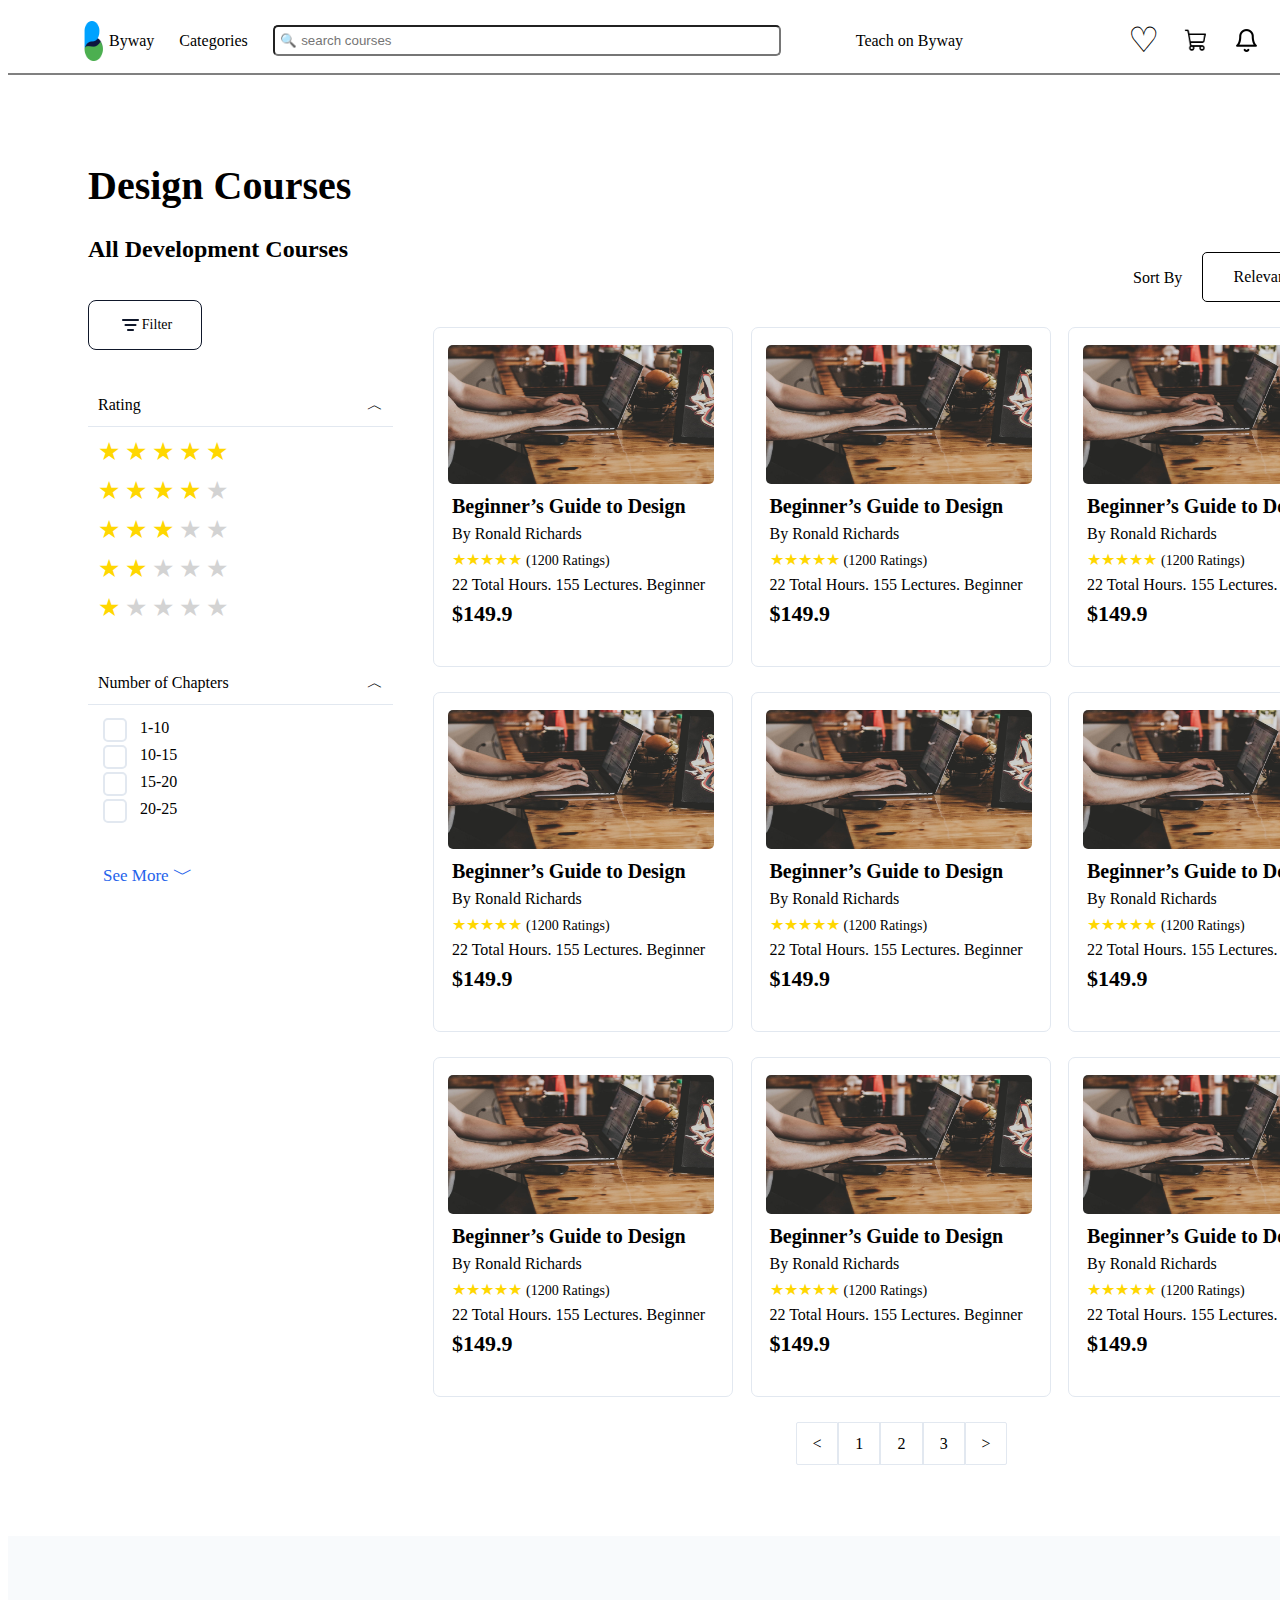
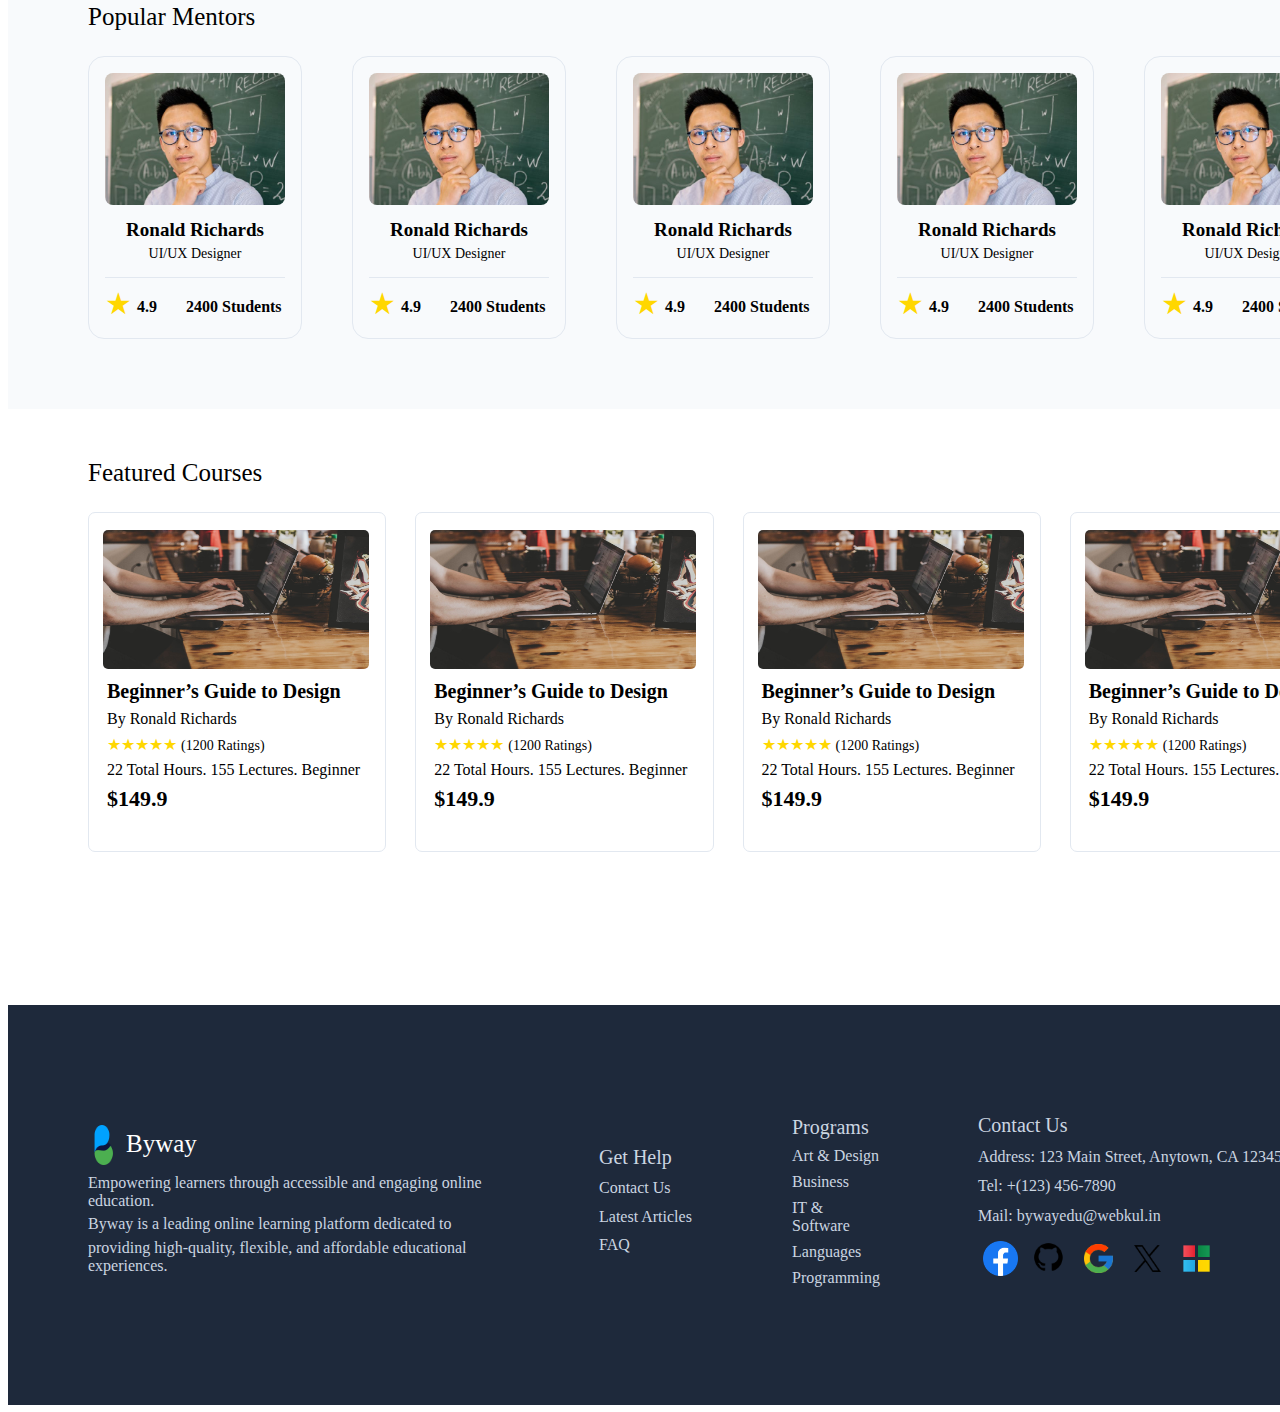
<file: category-page.html>
<!DOCTYPE html>
<html lang="en">
<head>
    <meta charset="UTF-8">
    <meta name="viewport" content="width=device-width, initial-scale=1.0">
    <title>category-page</title>
    <link rel="stylesheet" href="category-page.css">
</head>
<body>
  <div class="container">
        <div class="start">
        <div class="div-1">
        <div class="element"><img src="img/logo.jpeg" class="logo" > Byway </div>
        <div class="element">Categories</div>
        <div class="element"><input type="text" placeholder=" 🔍 search courses"></div>
        <div style="margin-left: 50px;">Teach on Byway</div>
        <div class="div-2">
        <div style="font-size: 35px;">♡</div>
        <div class="tr"><img src="img/shopping.png" style="width:25px; height:25px"></div>
        <div class="tr"><img src="img/bell.png" style="width:25px; height:25px"></div>
        <div id="first-letter" class="tr" style="width: 35px; height: 35px; background-color: #334155; border-radius: 25px; font-size: 20px; color: white; justify-content: center; align-items: center;">J</div>
        </div>
        </div>
        </div>


      <div class="design-courses">
        <div class="left">
            <h1 style="font-size: 40px;">Design Courses</h1>
            <h3 style="font-size: 24px;">All Development Courses</h3>
            <div class="filter"><img src="img/sami xazi.png" style="width: 24px; height: 24px;">Filter</div>
            <div class="rating">
            <div class="rating-header">
                <span>Rating</span>
                <span id="toggle-icon">︿</span>
            </div>
            <div class="rating-content" id="rating-content">
            <div class="stars" data-rating="5" onclick="selectRating(5)">
                <span class="star">★</span><span class="star">★</span><span class="star">★</span><span class="star">★</span><span class="star">★</span>
            </div>
            <div class="stars" data-rating="4" onclick="selectRating(4)">
                <span class="star">★</span><span class="star">★</span><span class="star">★</span><span class="star">★</span><span class="star gray">★</span>
            </div>
            <div class="stars" data-rating="3" onclick="selectRating(3)">
                <span class="star">★</span><span class="star">★</span><span class="star">★</span><span class="star gray">★</span><span class="star gray">★</span>
            </div>
            <div class="stars" data-rating="2" onclick="selectRating(2)">
                <span class="star">★</span><span class="star">★</span><span class="star gray">★</span><span class="star gray">★</span><span class="star gray">★</span>
            </div>
            <div class="stars" data-rating="1" onclick="selectRating(1)">
                <span class="star">★</span><span class="star gray">★</span><span class="star gray">★</span><span class="star gray">★</span><span class="star gray">★</span>
                </div>
            </div>
        </div>     


        <div class="numberofchapters">
            <div class="numberofchapters-header">
                <span>Number of Chapters</span>
                <span id="toggle-icon-chapters">︿</span>
            </div>
            <div class="numberofchapters-content">
                <div style="display: flex; align-items: center; gap: 10px;">
                    <input type="radio" name="chapters" id="checkbox-1-10">
                    <label for="checkbox-1-10">1-10</label>
                </div>
                <div style="display: flex; align-items: center; gap: 10px;">
                    <input type="radio" name="chapters" id="checkbox-10-15">
                    <label for="checkbox-10-15">10-15</label>
                </div>
                <div style="display: flex; align-items: center; gap: 10px;">
                    <input type="radio" name="chapters" id="checkbox-15-20">
                    <label for="checkbox-15-20">15-20</label>
                </div>
                <div style="display: flex; align-items: center; gap: 10px;">
                    <input type="radio" name="chapters" id="checkbox-20-25">
                    <label for="checkbox-20-25">20-25</label>
                </div>
            </div>
        </div>
        
        
        
        <div class="seemore">
            <div class="seemore-text">
                <span>See More</span>
                <span class="toggle-icon">﹀</span>
            </div>
        </div>
        <div class="more-content">
            <div class="seemore-header">
                <span>Price</span>
                <span class="toggle-icon">︿</span>
            </div>
            <div class="seemore-header">
                <span>Category</span>
                <span class="toggle-icon">︿</span>
            </div>
        </div>
        
        </div>
        


        <div class="right">
            <div class="top">
                <div class="sortby" style="font-size: 16px;">Sort By</div>
                <div class="relevance">Relevance ﹀</div>
            </div>
            




            <div class="courses">
                <div class="kursebi">
                    <div class="inside">
                        <div><img src="img/bichi kompiutertan.jpeg"></div>
                        <div style="margin-top: 7px; margin-left: 4px; font-size: 20px; font-weight: bold ;">Beginner’s Guide to Design</div>
                        <div style="margin-top: 7px; margin-left: 4px; font-size: 16px;">By Ronald Richards</div>
                        <div style="margin-top: 7px; margin-left: 4px;">
                            <span style="width: 22px; height: 22px; color: gold;">★★★★★</span> 
                            <span style="font-size: 14px;">(1200 Ratings)</span>
                        </div>
                        <div style="margin-top: 7px; margin-left: 4px; font-size: 16px;">22 Total Hours. 155 Lectures. Beginner</div>
                        <div style="margin-top: 7px; margin-left: 4px; font-size: 22px; font-weight: bold;">$149.9</div>
                    </div>
                </div>
                <div class="kursebi"><div class="inside">
                    <div><img src="img/bichi kompiutertan.jpeg"></div>
                    <div style="margin-top: 7px; margin-left: 4px; font-size: 20px; font-weight: bold ;">Beginner’s Guide to Design</div>
                    <div style="margin-top: 7px; margin-left: 4px; font-size: 16px;">By Ronald Richards</div>
                    <div style="margin-top: 7px; margin-left: 4px;">
                        <span style="width: 22px; height: 22px; color: gold;">★★★★★</span> 
                        <span style="font-size: 14px;">(1200 Ratings)</span>
                    </div>
                    <div style="margin-top: 7px; margin-left: 4px; font-size: 16px;">22 Total Hours. 155 Lectures. Beginner</div>
                    <div style="margin-top: 7px; margin-left: 4px; font-size: 22px; font-weight: bold;">$149.9</div>
                </div>
            </div>
                <div class="kursebi"><div class="inside">
                    <div><img src="img/bichi kompiutertan.jpeg"></div>
                    <div style="margin-top: 7px; margin-left: 4px; font-size: 20px; font-weight: bold ;">Beginner’s Guide to Design</div>
                    <div style="margin-top: 7px; margin-left: 4px; font-size: 16px;">By Ronald Richards</div>
                    <div style="margin-top: 7px; margin-left: 4px;">
                        <span style="width: 22px; height: 22px; color: gold;">★★★★★</span> 
                        <span style="font-size: 14px;">(1200 Ratings)</span>
                    </div>
                    <div style="margin-top: 7px; margin-left: 4px; font-size: 16px;">22 Total Hours. 155 Lectures. Beginner</div>
                    <div style="margin-top: 7px; margin-left: 4px; font-size: 22px; font-weight: bold;">$149.9</div>
                </div>
            </div>
                <div class="kursebi"><div class="inside">
                    <div><img src="img/bichi kompiutertan.jpeg"></div>
                    <div style="margin-top: 7px; margin-left: 4px; font-size: 20px; font-weight: bold ;">Beginner’s Guide to Design</div>
                    <div style="margin-top: 7px; margin-left: 4px; font-size: 16px;">By Ronald Richards</div>
                    <div style="margin-top: 7px; margin-left: 4px;">
                        <span style="width: 22px; height: 22px; color: gold;">★★★★★</span> 
                        <span style="font-size: 14px;">(1200 Ratings)</span>
                    </div>
                    <div style="margin-top: 7px; margin-left: 4px; font-size: 16px;">22 Total Hours. 155 Lectures. Beginner</div>
                    <div style="margin-top: 7px; margin-left: 4px; font-size: 22px; font-weight: bold;">$149.9</div>
                </div>
            </div>
                <div class="kursebi"><div class="inside">
                    <div><img src="img/bichi kompiutertan.jpeg"></div>
                    <div style="margin-top: 7px; margin-left: 4px; font-size: 20px; font-weight: bold ;">Beginner’s Guide to Design</div>
                    <div style="margin-top: 7px; margin-left: 4px; font-size: 16px;">By Ronald Richards</div>
                    <div style="margin-top: 7px; margin-left: 4px;">
                        <span style="width: 22px; height: 22px; color: gold;">★★★★★</span> 
                        <span style="font-size: 14px;">(1200 Ratings)</span>
                    </div>
                    <div style="margin-top: 7px; margin-left: 4px; font-size: 16px;">22 Total Hours. 155 Lectures. Beginner</div>
                    <div style="margin-top: 7px; margin-left: 4px; font-size: 22px; font-weight: bold;">$149.9</div>
                </div>
            </div>
                <div class="kursebi"><div class="inside">
                    <div><img src="img/bichi kompiutertan.jpeg"></div>
                    <div style="margin-top: 7px; margin-left: 4px; font-size: 20px; font-weight: bold ;">Beginner’s Guide to Design</div>
                    <div style="margin-top: 7px; margin-left: 4px; font-size: 16px;">By Ronald Richards</div>
                    <div style="margin-top: 7px; margin-left: 4px;">
                        <span style="width: 22px; height: 22px; color: gold;">★★★★★</span> 
                        <span style="font-size: 14px;">(1200 Ratings)</span>
                    </div>
                    <div style="margin-top: 7px; margin-left: 4px; font-size: 16px;">22 Total Hours. 155 Lectures. Beginner</div>
                    <div style="margin-top: 7px; margin-left: 4px; font-size: 22px; font-weight: bold;">$149.9</div>
                </div>
            </div>
                <div class="kursebi"><div class="inside">
                    <div><img src="img/bichi kompiutertan.jpeg"></div>
                    <div style="margin-top: 7px; margin-left: 4px; font-size: 20px; font-weight: bold ;">Beginner’s Guide to Design</div>
                    <div style="margin-top: 7px; margin-left: 4px; font-size: 16px;">By Ronald Richards</div>
                    <div style="margin-top: 7px; margin-left: 4px;">
                        <span style="width: 22px; height: 22px; color: gold;">★★★★★</span> 
                        <span style="font-size: 14px;">(1200 Ratings)</span>
                    </div>
                    <div style="margin-top: 7px; margin-left: 4px; font-size: 16px;">22 Total Hours. 155 Lectures. Beginner</div>
                    <div style="margin-top: 7px; margin-left: 4px; font-size: 22px; font-weight: bold;">$149.9</div>
                </div>
            </div>
                <div class="kursebi"><div class="inside">
                    <div><img src="img/bichi kompiutertan.jpeg"></div>
                    <div style="margin-top: 7px; margin-left: 4px; font-size: 20px; font-weight: bold ;">Beginner’s Guide to Design</div>
                    <div style="margin-top: 7px; margin-left: 4px; font-size: 16px;">By Ronald Richards</div>
                    <div style="margin-top: 7px; margin-left: 4px;">
                        <span style="width: 22px; height: 22px; color: gold;">★★★★★</span> 
                        <span style="font-size: 14px;">(1200 Ratings)</span>
                    </div>
                    <div style="margin-top: 7px; margin-left: 4px; font-size: 16px;">22 Total Hours. 155 Lectures. Beginner</div>
                    <div style="margin-top: 7px; margin-left: 4px; font-size: 22px; font-weight: bold;">$149.9</div>
                </div>
            </div>
                <div class="kursebi"><div class="inside">
                    <div><img src="img/bichi kompiutertan.jpeg"></div>
                    <div style="margin-top: 7px; margin-left: 4px; font-size: 20px; font-weight: bold ;">Beginner’s Guide to Design</div>
                    <div style="margin-top: 7px; margin-left: 4px; font-size: 16px;">By Ronald Richards</div>
                    <div style="margin-top: 7px; margin-left: 4px;">
                        <span style="width: 22px; height: 22px; color: gold;">★★★★★</span> 
                        <span style="font-size: 14px;">(1200 Ratings)</span>
                    </div>
                    <div style="margin-top: 7px; margin-left: 4px; font-size: 16px;">22 Total Hours. 155 Lectures. Beginner</div>
                    <div style="margin-top: 7px; margin-left: 4px; font-size: 22px; font-weight: bold;">$149.9</div>
                </div>
            </div>
            </div>

            <div class="pagechanger">
                <div style="border-top-left-radius: 2px; border-bottom-left-radius: 2px;"><</div>
                <div>1</div>
                <div>2</div>
                <div>3</div>
                <div style="border-top-right-radius: 2px; border-bottom-right-radius: 2px;">></div>
            </div>
        </div>  <!-- right-ის div -->
    </div> <!-- Design COurses-ის div -->

        <div class="popularmentors">
            <div class="mentors">
                <div class="mentorstext">Popular Mentors</div>
                <div class="mentorsdiv">
                <div class="flex">
                    <div class="info">
                        <img src="img/ronald richards.png">
                        <div style="margin-top: 10px;
                        display: flex; justify-content: center; align-items: center; font-weight: bold; font-size: 19px;">Ronald Richards</div>
                        <div style="font-size: 14px; display: flex; justify-content: center; align-items: center; margin-top: 5px;">UI/UX Designer</div>
                        <div style="margin-top: 15px;">
                            <hr style="border: none; border-top: 1px solid #E2E8F0; width: 180px;">
                        </div>
                        <div style="display: flex; align-items: center;">
                            <div style="color: gold; font-size: 30px;">★</div>
                            <div style="margin-left: 5px; font-weight:600; margin-top: 7px;">4.9</div>
                            <div style="margin-left: 29px; font-weight:600; margin-top: 7px;">2400 Students</div>
                        </div>
                    </div>
                </div>
                <div class="flex">
                    <div class="info">
                        <img src="img/ronald richards.png">
                        <div style="margin-top: 10px;
                        display: flex; justify-content: center; align-items: center; font-weight: bold; font-size: 19px;">Ronald Richards</div>
                        <div style="font-size: 14px; display: flex; justify-content: center; align-items: center; margin-top: 5px;">UI/UX Designer</div>
                        <div style="margin-top: 15px;">
                            <hr style="border: none; border-top: 1px solid #E2E8F0; width: 180px;">
                        </div>
                        <div style="display: flex; align-items: center;">
                            <div style="color: gold; font-size: 30px;">★</div>
                            <div style="margin-left: 5px; font-weight:600; margin-top: 7px;">4.9</div>
                            <div style="margin-left: 29px; font-weight:600; margin-top: 7px;">2400 Students</div>
                        </div>
                    </div>
                </div>
                <div class="flex">
                    <div class="info">
                        <img src="img/ronald richards.png">
                        <div style="margin-top: 10px;
                        display: flex; justify-content: center; align-items: center; font-weight: bold; font-size: 19px;">Ronald Richards</div>
                        <div style="font-size: 14px; display: flex; justify-content: center; align-items: center; margin-top: 5px;">UI/UX Designer</div>
                        <div style="margin-top: 15px;">
                            <hr style="border: none; border-top: 1px solid #E2E8F0; width: 180px;">
                        </div>
                        <div style="display: flex; align-items: center;">
                            <div style="color: gold; font-size: 30px;">★</div>
                            <div style="margin-left: 5px; font-weight:600; margin-top: 7px;">4.9</div>
                            <div style="margin-left: 29px; font-weight:600; margin-top: 7px;">2400 Students</div>
                        </div>
                    </div>
                </div>
                <div class="flex">
                    <div class="info">
                        <img src="img/ronald richards.png">
                        <div style="margin-top: 10px;
                        display: flex; justify-content: center; align-items: center; font-weight: bold; font-size: 19px;">Ronald Richards</div>
                        <div style="font-size: 14px; display: flex; justify-content: center; align-items: center; margin-top: 5px;">UI/UX Designer</div>
                        <div style="margin-top: 15px;">
                            <hr style="border: none; border-top: 1px solid #E2E8F0; width: 180px;">
                        </div>
                        <div style="display: flex; align-items: center;">
                            <div style="color: gold; font-size: 30px;">★</div>
                            <div style="margin-left: 5px; font-weight:600; margin-top: 7px;">4.9</div>
                            <div style="margin-left: 29px; font-weight:600; margin-top: 7px;">2400 Students</div>
                        </div>
                    </div>
                </div>
                <div class="flex">
                    <div class="info">
                        <img src="img/ronald richards.png">
                        <div style="margin-top: 10px;
                        display: flex; justify-content: center; align-items: center; font-weight: bold; font-size: 19px;">Ronald Richards</div>
                        <div style="font-size: 14px; display: flex; justify-content: center; align-items: center; margin-top: 5px;">UI/UX Designer</div>
                        <div style="margin-top: 15px;">
                            <hr style="border: none; border-top: 1px solid #E2E8F0; width: 180px;">
                        </div>
                        <div style="display: flex; align-items: center;">
                            <div style="color: gold; font-size: 30px;">★</div>
                            <div style="margin-left: 5px; font-weight:600; margin-top: 7px;">4.9</div>
                            <div style="margin-left: 29px; font-weight:600; margin-top: 7px;">2400 Students</div>
                        </div>
                    </div>
                </div>
                </div>
            </div>
        </div> <!-- popularmentors-ის div -->





        <div class="featuredcourses">
            <div class="features">
                <div class="featurestext">Featured Courses</div>
                <div class="featuresdiv">
                    <div class="kursebi"><div class="inside">
                        <div><img src="img/bichi kompiutertan.jpeg"></div>
                        <div style="margin-top: 7px; margin-left: 4px; font-size: 20px; font-weight: bold ;">Beginner’s Guide to Design</div>
                        <div style="margin-top: 7px; margin-left: 4px; font-size: 16px;">By Ronald Richards</div>
                        <div style="margin-top: 7px; margin-left: 4px;">
                            <span style="width: 22px; height: 22px; color: gold;">★★★★★</span> 
                            <span style="font-size: 14px;">(1200 Ratings)</span>
                        </div>
                        <div style="margin-top: 7px; margin-left: 4px; font-size: 16px;">22 Total Hours. 155 Lectures. Beginner</div>
                        <div style="margin-top: 7px; margin-left: 4px; font-size: 22px; font-weight: bold;">$149.9</div>
                    </div>
                </div>
                <div class="kursebi"><div class="inside">
                    <div><img src="img/bichi kompiutertan.jpeg"></div>
                    <div style="margin-top: 7px; margin-left: 4px; font-size: 20px; font-weight: bold ;">Beginner’s Guide to Design</div>
                    <div style="margin-top: 7px; margin-left: 4px; font-size: 16px;">By Ronald Richards</div>
                    <div style="margin-top: 7px; margin-left: 4px;">
                        <span style="width: 22px; height: 22px; color: gold;">★★★★★</span> 
                        <span style="font-size: 14px;">(1200 Ratings)</span>
                    </div>
                    <div style="margin-top: 7px; margin-left: 4px; font-size: 16px;">22 Total Hours. 155 Lectures. Beginner</div>
                    <div style="margin-top: 7px; margin-left: 4px; font-size: 22px; font-weight: bold;">$149.9</div>
                </div>
            </div>
                <div class="kursebi"><div class="inside">
                    <div><img src="img/bichi kompiutertan.jpeg"></div>
                    <div style="margin-top: 7px; margin-left: 4px; font-size: 20px; font-weight: bold ;">Beginner’s Guide to Design</div>
                    <div style="margin-top: 7px; margin-left: 4px; font-size: 16px;">By Ronald Richards</div>
                    <div style="margin-top: 7px; margin-left: 4px;">
                        <span style="width: 22px; height: 22px; color: gold;">★★★★★</span> 
                        <span style="font-size: 14px;">(1200 Ratings)</span>
                    </div>
                    <div style="margin-top: 7px; margin-left: 4px; font-size: 16px;">22 Total Hours. 155 Lectures. Beginner</div>
                    <div style="margin-top: 7px; margin-left: 4px; font-size: 22px; font-weight: bold;">$149.9</div>
                </div>
            </div>
                <div class="kursebi"><div class="inside">
                    <div><img src="img/bichi kompiutertan.jpeg"></div>
                    <div style="margin-top: 7px; margin-left: 4px; font-size: 20px; font-weight: bold ;">Beginner’s Guide to Design</div>
                    <div style="margin-top: 7px; margin-left: 4px; font-size: 16px;">By Ronald Richards</div>
                    <div style="margin-top: 7px; margin-left: 4px;">
                        <span style="width: 22px; height: 22px; color: gold;">★★★★★</span> 
                        <span style="font-size: 14px;">(1200 Ratings)</span>
                    </div>
                    <div style="margin-top: 7px; margin-left: 4px; font-size: 16px;">22 Total Hours. 155 Lectures. Beginner</div>
                    <div style="margin-top: 7px; margin-left: 4px; font-size: 22px; font-weight: bold;">$149.9</div>
                </div>
            </div>
        </div>
    </div>
</div>


            <div class="qvemota" style="width: 1440px; height: 400px; background-color: #1E293B;">
    
                <div class="qveshua" style="width: 1280px; height: 200px;">
                <div class="pirveli" style="width: 416px; height: 161px;">
                <div class="pir"><img src="img/logo.jpeg" style="width: 31px; height: 40px;"></div>
                <div class="pir" style="font-size: 25px; margin-left: 7px;margin-top: 5px; color: white;">Byway</div>
                <div style="color: #CBD5E1;">Empowering learners through accessible and engaging online education.</div>
                <div style="color: #CBD5E1;">Byway is a leading online learning platform dedicated to</div>
                <div style="color: #CBD5E1;">providing high-quality, flexible, and affordable educational experiences.</div>
                <div></div>
                </div>
            
            
            
                <div class="meore" style="width: 98px; height: 119px;">
                  <div style="font-size: 20px;">Get Help</div>
                  <div>Contact Us</div>
                  <div>Latest Articles</div>
                  <div>FAQ</div>
                </div>
            
            
            
                <div class="mesame" style="width: 91px; height: 179px;">
                  <div style="font-size: 20px;">Programs</div>
                  <div>Art & Design</div>
                  <div>Business</div>
                  <div>IT & Software</div>
                  <div>Languages</div>
                  <div>Programming</div>
                </div>
                
            
            
                <div class="meotxe" style="width: 309px; height: 183px;">
                  <div style="font-size: 20px;">Contact Us</div>
                  <div>Address: 123 Main Street, Anytown, CA 12345</div>
                  <div>Tel: +(123) 456-7890</div>
                  <div>Mail: bywayedu@webkul.in</div>
                  <div class="icons">
                    <a href="https://www.facebook.com/yourpage" target="_blank">
                        <img src="img/facebook.png">
                    </a>
                    <a href="https://github.com/yourprofile" target="_blank">
                        <img src="img/github.png">
                    </a>
                    <a href="https://www.google.com" target="_blank">
                        <img src="img/google.png">
                    </a>
                    <a href="https://www.twitter.com/yourprofile" target="_blank">
                        <img src="img/twitterx.png">
                    </a>
                    <a href="https://www.microsoft.com" target="_blank">
                        <img src="img/microsoft.png">
                    </a>
                </div>
            
                </div>
                
            
                </div>
                </div>

  </div>  <!-- Container-ის div -->

  <script src="category-page.js"></script>
</body>
</html>
</file>
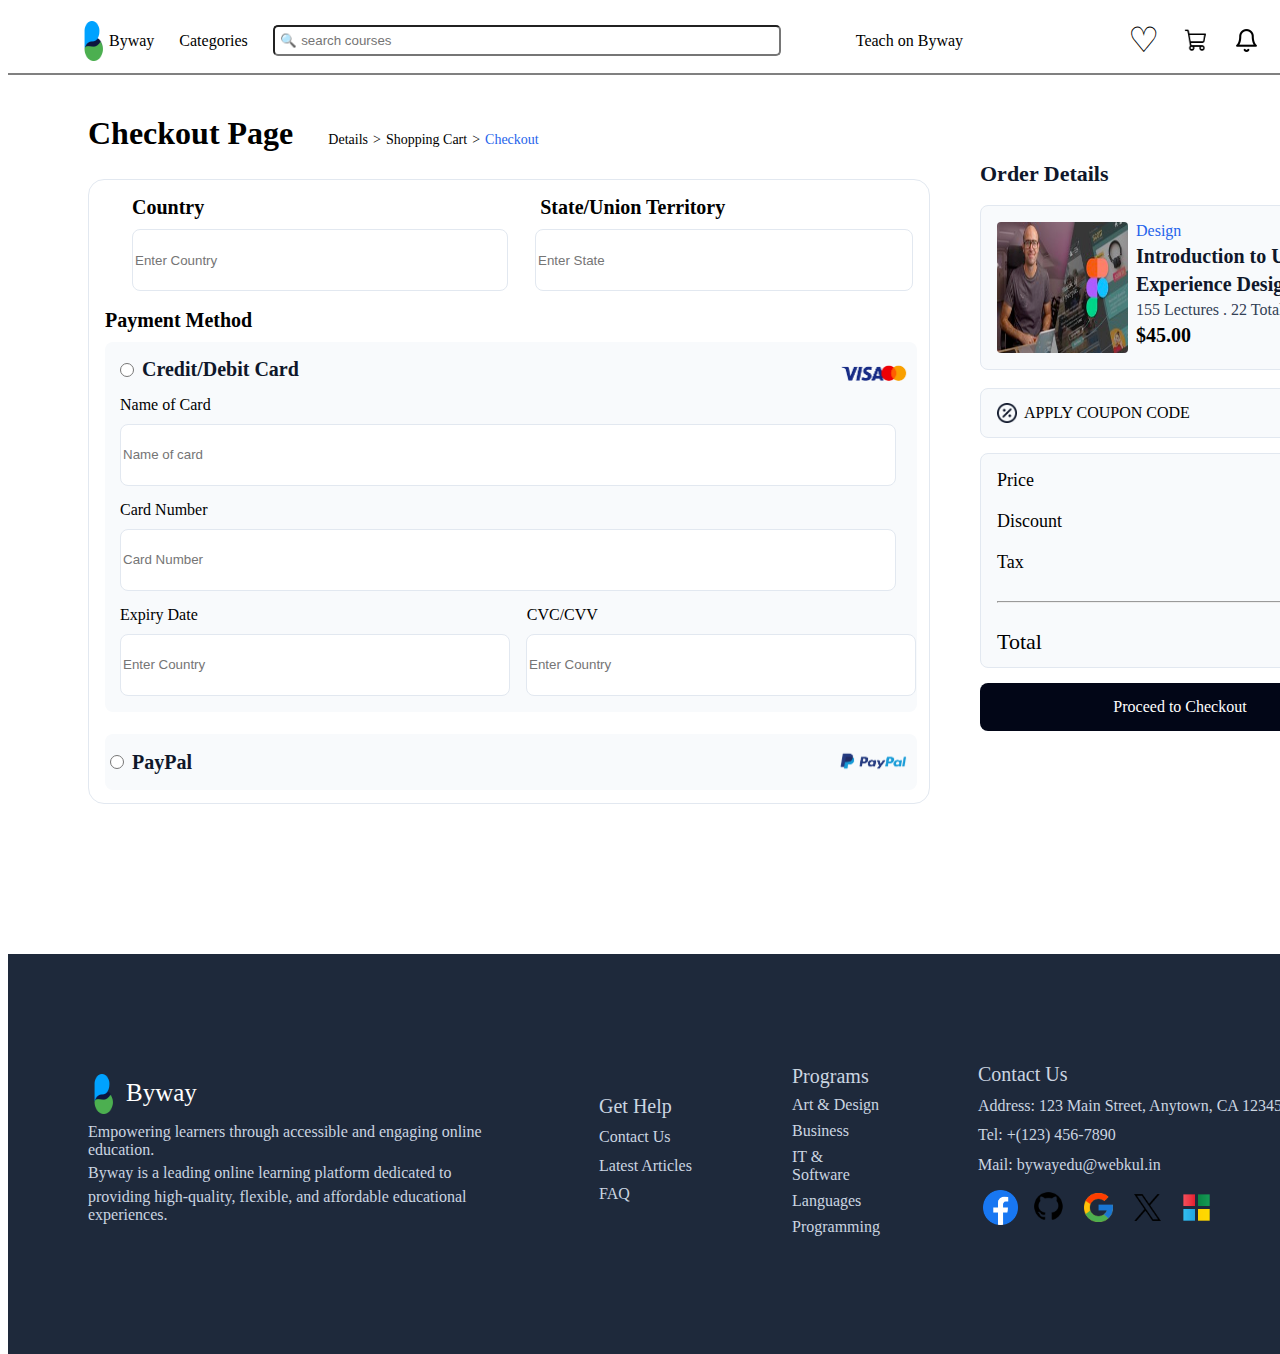
<file: checkout.html>
<!DOCTYPE html>
<html lang="en">
<head>
    <meta charset="UTF-8">
    <meta name="viewport" content="width=device-width, initial-scale=1.0">
    <title>checkout</title>
    <link rel="stylesheet" href="checkout.css">
</head>
<body>
    <div class="container">
        <div class="start">
            <div class="div-1">
            <div class="element"><img src="img/logo.jpeg" class="logo" > Byway </div>
            <div class="element">Categories</div>
            <div class="element"><input type="text" placeholder=" 🔍 search courses"></div>
            <div style="margin-left: 50px;">Teach on Byway</div>
            <div class="div-2">
            <div style="font-size: 35px;">♡</div>
            <div class="tr"><img src="img/shopping.png" style="width:25px; height:25px"></div>
            <div class="tr"><img src="img/bell.png" style="width:25px; height:25px"></div>
            <div class="tr" style="width: 35px; height: 35px; background-color: #334155; border-radius: 25px; font-size: 20px; color: white; display: flex; justify-content: center; align-items: center;">
                <span id="userInitial">J</span>
            </div>

            </div>
            </div>
            </div>


            <div class="shoppingcart">
                <div style="font-size: 32px; font-weight: 600;">Checkout Page</div>
                <div style="margin-left: 35px; font-size: 14px; margin-top: 17px;">Details</div>
                <div style="margin-left: 5px; font-size: 14px; margin-top: 17px;">></div>
                <div style="margin-left: 5px; font-size: 14px; margin-top: 17px;">Shopping Cart</div>
                <div style="margin-left: 5px; font-size: 14px; margin-top: 17px;">></div>
                <div style="margin-left: 5px; font-size: 14px; margin-top: 17px; color: #2563EB;">Checkout</div>
            </div>

            <div class="card">
                <div class="visa">
                    <div style="display: flex; margin-left: 27px;">
                        <span style="font-size: 20px; font-weight: 600;">Country</span>
                        <span style="font-size: 20px; font-weight: 600; margin-left: 336px;">State/Union Territory</span>
                    </div>
                    <div style="display: flex; margin-left: 27px; margin-top: 10px;">
                        <span><input style="border: solid 1px #E2E8F0; border-radius: 8px; width: 370px; height: 58px;" type="text" placeholder="Enter Country"></span>
                        <span><input style="border: solid 1px #E2E8F0; border-radius: 8px; width: 372px; height: 58px; margin-left: 27px;" type="text" placeholder="Enter State"></span>
                    </div>
                    <br>
                    <div style="font-size: 20px; font-weight: 600;">Payment Method</div>
                    <div style="background-color: #F8FAFC; width: 812px; height: 370px; border-radius: 8px; margin-top: 10px;">
                        <div style="position: relative; top: 16px; left: 15px; width: 796px; height: 338px;">
                            <div style="display: flex; ">
                                <span><input type="radio" style="margin-top: 5px; margin-left: 0px; width: 14px; height: 14px;"></span>
                                <span style="font-size: 20px; color: #0F172A;font-weight: 600; margin-left: 5px;">Credit/Debit Card</span>
                                <span style="margin-left: 540px;"><img src="img/visa.png" style="width: 72.5px; height: 28.5px;"></span>
                            </div>
                            <div style="display: flex; margin-top: 5px;">
                                <span style="font-size: 16px;">Name of Card</span>
                            </div>
                            <div style="display: flex;">
                                <span style="margin-top: 10px;"><input type="text" placeholder="Name of card" style="width: 770px; height: 58px; border: solid 1px #E2E8F0; border-radius: 8px;"></span>
                            </div>
                            <div style="display: flex;">
                                <span style="margin-top: 15px; font-size: 16px;">Card Number</span>
                            </div>
                            <div style="display: flex;">
                                <span style="margin-top: 10px;"><input type="text" placeholder="Card Number" style="width: 770px; height: 58px; border: solid 1px #E2E8F0; border-radius: 8px;"></span>
                            </div>
                            <div style="display: flex; margin-top: 15px;">
                                <span style="font-size: 16px;">Expiry Date</span>
                                <span style="font-size: 16px; margin-left: 329px;">CVC/CVV</span>
                            </div>
                            <div style="display: flex; margin-top: 10px">
                                <span><input type="text" placeholder="Enter Country" style="width: 384px; height: 58px; border: solid 1px #E2E8F0; border-radius: 8px"></span>
                                <span><input type="text" placeholder="Enter Country" style="width: 384px; height: 58px; border: solid 1px #E2E8F0; border-radius: 8px; margin-left: 16px;"></span>
                            </div>
                        </div>
                        <br><br><br>
                        <div style="background-color: #F8FAFC; width: 812px; height: 56px; border-radius: 8px; display: flex; align-items: center;">
                            <span><input type="radio" style="width: 14px; height: 14px;"></span>
                            <span style="font-size: 20px; color: #0F172A; font-weight: 600; margin-left: 5px;">PayPal</span>
                            <span style="margin-left: 645px;"><img src="img/paypal.png" style="width: 72.5px; height: 28.5px;"></span>
                        </div>
                    </div>
                </div>
            </div>


            <div class="orderdetails">
                <span style="font-size: 22px; color: #0F172A; font-weight: 600;">Order Details</span>
                <br><br>
                <div class="design">
                    <span style="margin-top: 16px; 
                    margin-left: 16px;"><img src="img/shopping cart photo.png" style="width: 131px; height: 131px; border-radius: 4px;"></span>
                    <div style="margin-left: 8px; margin-top: 16px; width: 229px; height: 137px;">
                        <div style="color: #2563EB; font-size: 16px;">Design</div>
                        <div style="margin-top: 5px; color: #0F172A; font-size: 20px; font-weight: 600;">Introduction to User</div>
                        <div style="margin-top: 5px; color: #0F172A; font-size: 20px; font-weight: 600;">Experience Design</div>
                        <div style="margin-top: 5px; color: #334155; font-size: 16px;">155 Lectures . 22 Total Hours</div>
                        <div style="margin-top: 5px; color: #000000; font-size: 20px; font-weight: 600;">$45.00</div>
                    </div>
                </div>
                <br>
                <div style="width: 399px; height: 48px;  border: solid 1px #E2E8F0; border-radius: 8px; background-color: #F8FAFC; display: flex; align-items: center;">
                    <span style="margin-left: 16px; margin-top: 4px;"><img src="img/image.png" style="width: 20px; height: 20px;"></span>
                    <span style="margin-left: 7px; font-size: 16px;">APPLY COUPON CODE</span>
                </div>
                <div style="width: 399px; height: 213px; background-color: #F8FAFC; border: solid 1px #E2E8F0; border-radius: 8px; margin-top: 15px;">
                    <div style="margin-top: 16px; margin-left: 16px; width: 365px; height: 181px;">
                        <div style="display: flex;">
                            <div style="font-size: 18px;">Price</div>
                            <div style="margin-left: 262px; color: #0F172A; font-size: 20px; font-weight: 600;">$300.00</div>
                        </div>
                        <br>
                        <div style="display: flex;">
                            <div style="font-size: 18px;">Discount</div>
                            <div style="margin-left: 237px; color: #0F172A; font-size: 20px; font-weight: 600;">-$10.00</div>
                        </div>
                        <br>
                        <div style="display: flex;">
                            <div style="font-size: 18px;">Tax</div>
                            <div style="margin-left: 280px; color: #0F172A; font-size: 20px; font-weight: 600;">$20.00</div>
                        </div>
                        <br>
                        <hr style="width: 363px; background-color: #E2E8F0;">
                        <br>
                        <div style="display: flex;">
                            <div style="font-size: 22px;">Total</div>
                            <div style="margin-left: 245px; color: #0F172A; font-size: 22px; font-weight: 600;">$290.00</div>
                        </div>
                    </div>
                </div>
                <div id="yellow" class="yellow" style="width: 400px; height: 48px; font-size: 16px; background-color: #020617; color: white; display: flex; justify-content: center; align-items: center; border-radius: 8px; cursor: pointer; margin-top: 15px; ">Proceed to Checkout</div>
            </div>


            <div class="qvemota" style="width: 1440px; height: 400px; background-color: #1E293B;">
    
                <div class="qveshua" style="width: 1280px; height: 200px;">
                <div class="pirveli" style="width: 416px; height: 161px;">
                <div class="pir"><img src="img/logo.jpeg" style="width: 31px; height: 40px;"></div>
                <div class="pir" style="font-size: 25px; margin-left: 7px;margin-top: 5px; color: white;">Byway</div>
                <div style="color: #CBD5E1;">Empowering learners through accessible and engaging online education.</div>
                <div style="color: #CBD5E1;">Byway is a leading online learning platform dedicated to</div>
                <div style="color: #CBD5E1;">providing high-quality, flexible, and affordable educational experiences.</div>
                <div></div>
                </div>
            
            
            
                <div class="meore" style="width: 98px; height: 119px;">
                  <div style="font-size: 20px;">Get Help</div>
                  <div>Contact Us</div>
                  <div>Latest Articles</div>
                  <div>FAQ</div>
                </div>
            
            
            
                <div class="mesame" style="width: 91px; height: 179px;">
                  <div style="font-size: 20px;">Programs</div>
                  <div>Art & Design</div>
                  <div>Business</div>
                  <div>IT & Software</div>
                  <div>Languages</div>
                  <div>Programming</div>
                </div>
                
            
            
                <div class="meotxe" style="width: 309px; height: 183px;">
                  <div style="font-size: 20px;">Contact Us</div>
                  <div>Address: 123 Main Street, Anytown, CA 12345</div>
                  <div>Tel: +(123) 456-7890</div>
                  <div>Mail: bywayedu@webkul.in</div>
                  <div class="icons">
                    <a href="https://www.facebook.com/yourpage" target="_blank">
                        <img src="img/facebook.png">
                    </a>
                    <a href="https://github.com/yourprofile" target="_blank">
                        <img src="img/github.png">
                    </a>
                    <a href="https://www.google.com" target="_blank">
                        <img src="img/google.png">
                    </a>
                    <a href="https://www.twitter.com/yourprofile" target="_blank">
                        <img src="img/twitterx.png">
                    </a>
                    <a href="https://www.microsoft.com" target="_blank">
                        <img src="img/microsoft.png">
                    </a>
                </div>
            
                </div>
                
            
                </div>
                </div>



    </div>

    <script src="checkout.js"></script>

</body>
</html>
</file>
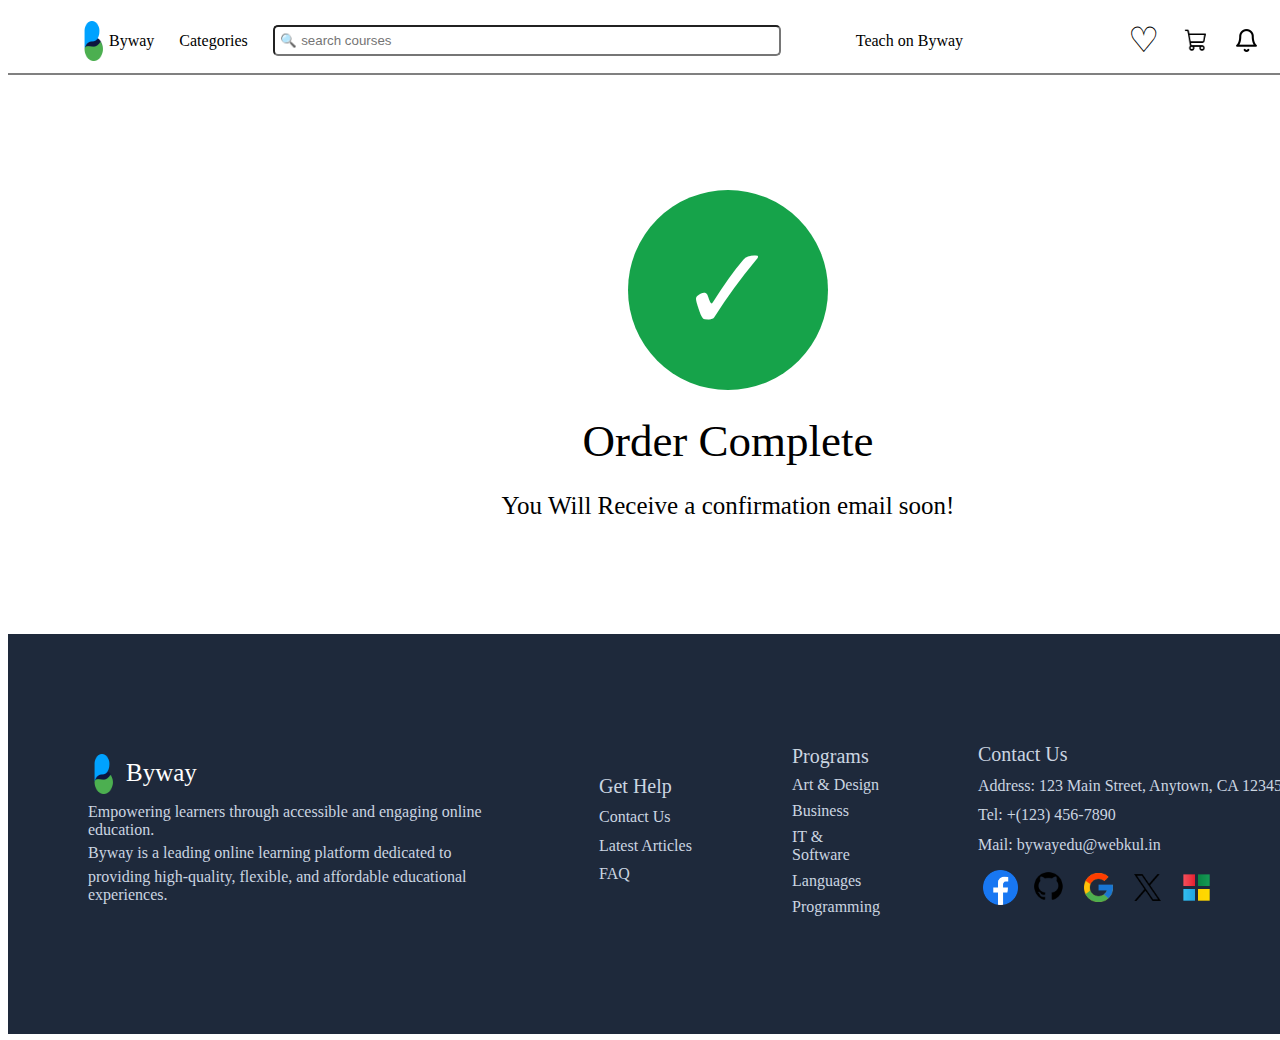
<file: order complete.html>
<!DOCTYPE html>
<html lang="en">
<head>
    <meta charset="UTF-8">
    <meta name="viewport" content="width=device-width, initial-scale=1.0">
    <title>order-complete</title>
    <link rel="stylesheet" href="order complete.css">
</head>
<body>
  <div class="container">
    <div class="start">
    <div class="div-1">
    <div class="element"><img src="img/logo.jpeg" class="logo" > Byway </div>
    <div class="element">Categories</div>
    <div class="element"><input type="text" placeholder=" 🔍 search courses"></div>
    <div style="margin-left: 50px;">Teach on Byway</div>
    <div class="div-2">
    <div style="font-size: 35px;">♡</div>
    <div class="tr"><img src="img/shopping.png" style="width:25px; height:25px"></div>
    <div class="tr"><img src="img/bell.png" style="width:25px; height:25px"></div>
    <div class="tr" style="width: 35px; height: 35px; background-color: #334155; border-radius: 25px; font-size: 20px; color: white; display: flex; justify-content: center; align-items: center;">
      <span id="userInitial">J</span>
    </div>

    </div>
    </div>
    </div>


    <div class="shua" style="width: 1440px; height: 559px;">
    <div class="middle" style="margin-top: px;">
        <div class="middle" style="background-color: #16A34A; width: 200px; height: 200px; border-radius: 100px; justify-content: center; align-items: center; font-size: 120px; color: white;">✓</div>
    </div>
    <div class="middle" style="font-size: 45px;">Order Complete</div>
    <div class="middle" style="font-size: 25px;">You Will Receive a confirmation email soon!</div>
    </div>


    <div class="qvemota" style="width: 1440px; height: 400px; background-color: #1E293B;">
    
    <div class="qveshua" style="width: 1280px; height: 200px;">
    <div class="pirveli" style="width: 416px; height: 161px;">
    <div class="pir"><img src="img/logo.jpeg" style="width: 31px; height: 40px;"></div>
    <div class="pir" style="font-size: 25px; margin-left: 7px;margin-top: 5px; color: white;">Byway</div>
    <div style="color: #CBD5E1;">Empowering learners through accessible and engaging online education.</div>
    <div style="color: #CBD5E1;">Byway is a leading online learning platform dedicated to</div>
    <div style="color: #CBD5E1;">providing high-quality, flexible, and affordable educational experiences.</div>
    <div></div>
    </div>



    <div class="meore" style="width: 98px; height: 119px;">
      <div style="font-size: 20px;">Get Help</div>
      <div>Contact Us</div>
      <div>Latest Articles</div>
      <div>FAQ</div>
    </div>



    <div class="mesame" style="width: 91px; height: 179px;">
      <div style="font-size: 20px;">Programs</div>
      <div>Art & Design</div>
      <div>Business</div>
      <div>IT & Software</div>
      <div>Languages</div>
      <div>Programming</div>
    </div>
    


    <div class="meotxe" style="width: 309px; height: 183px;">
      <div style="font-size: 20px;">Contact Us</div>
      <div>Address: 123 Main Street, Anytown, CA 12345</div>
      <div>Tel: +(123) 456-7890</div>
      <div>Mail: bywayedu@webkul.in</div>
      <div class="icons">
        <a href="https://www.facebook.com/yourpage" target="_blank">
            <img src="img/facebook.png">
        </a>
        <a href="https://github.com/yourprofile" target="_blank">
            <img src="img/github.png">
        </a>
        <a href="https://www.google.com" target="_blank">
            <img src="img/google.png">
        </a>
        <a href="https://www.twitter.com/yourprofile" target="_blank">
            <img src="img/twitterx.png">
        </a>
        <a href="https://www.microsoft.com" target="_blank">
            <img src="img/microsoft.png">
        </a>
    </div>

    </div>
    

    </div>
    </div>


    <script src="https://code.jquery.com/jquery-3.6.0.min.js"></script> <!-- jQuery-ის ჩართვა -->
    <script src="order complete.js"></script> <!-- თქვენი საკუთარი    JavaScript ფაილი -->

  </div>
</body>
</html>
</file>
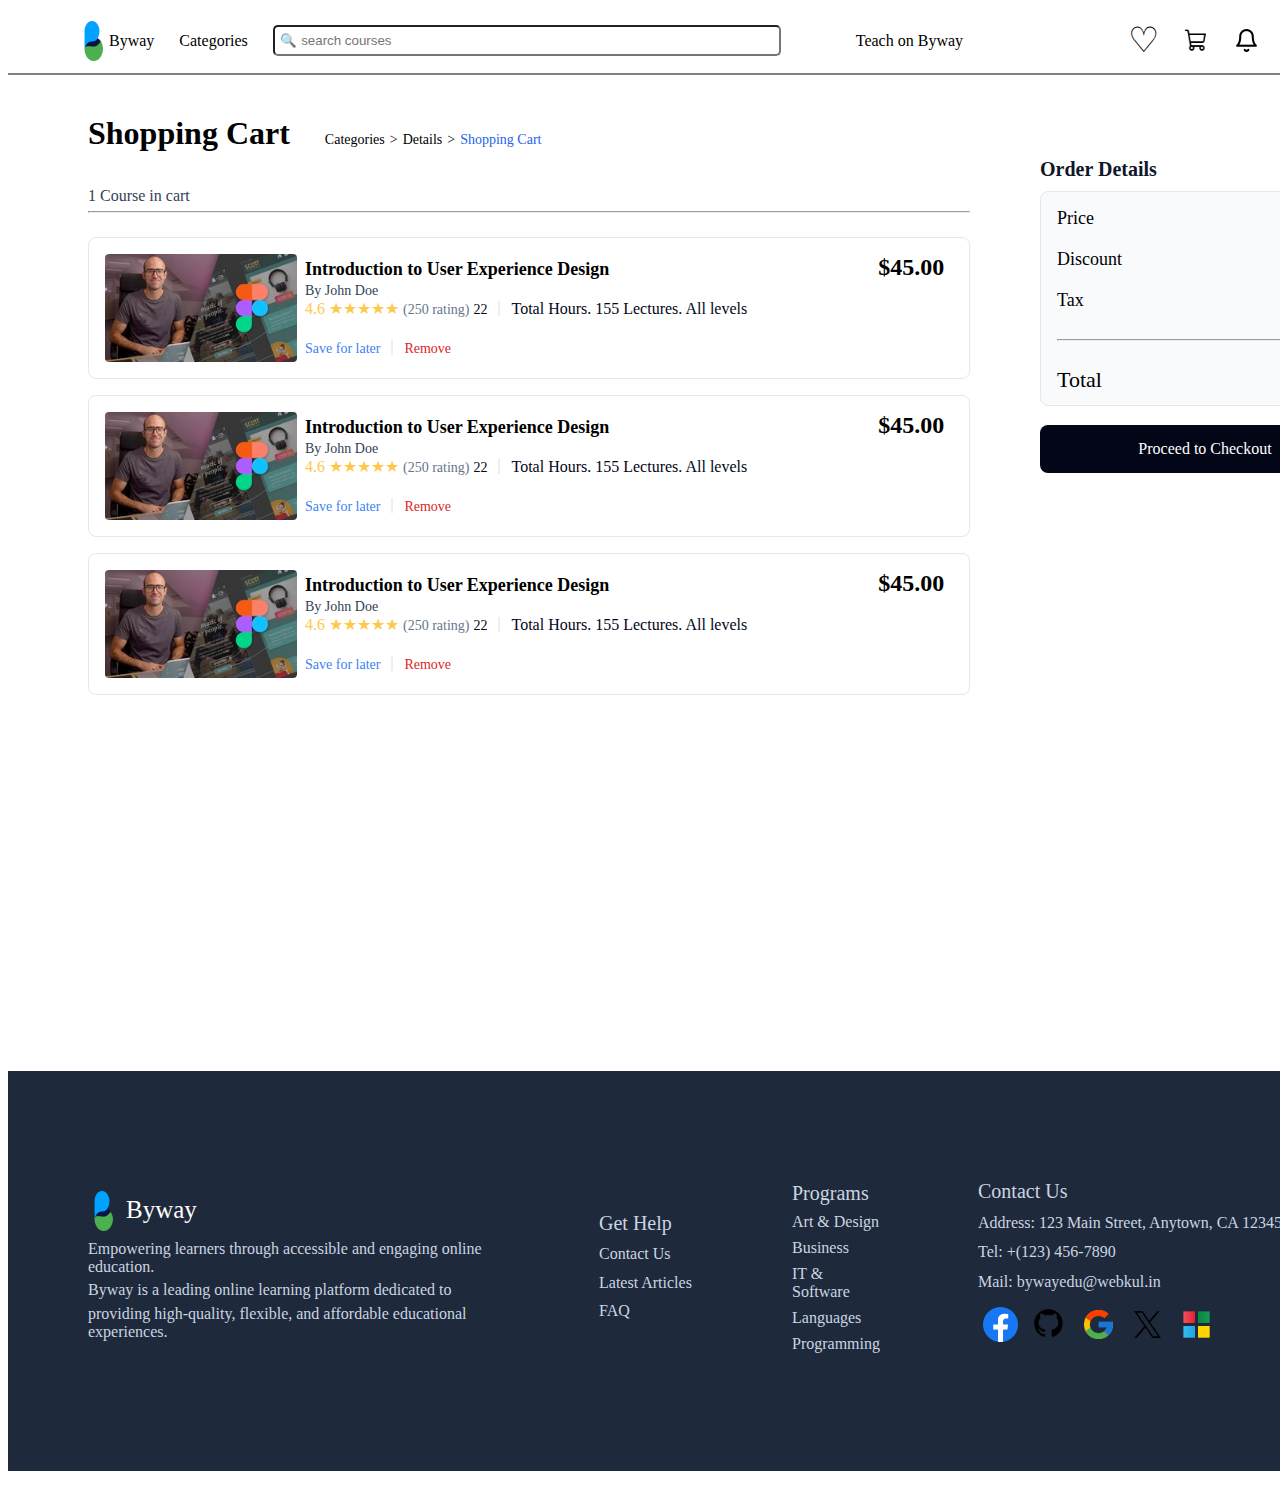
<file: shopping-cart.html>
<!DOCTYPE html>
<html lang="en">
<head>
    <meta charset="UTF-8">
    <meta name="viewport" content="width=device-width, initial-scale=1.0">
    <title>shopping-cart</title>
    <link rel="stylesheet" href="shopping-cart.css">
</head>
<body>
    <div class="container">



        <div class="start">
            <div class="div-1">
            <div class="element"><img src="img/logo.jpeg" class="logo" > Byway </div>
            <div class="element">Categories</div>
            <div class="element"><input type="text" placeholder=" 🔍 search courses"></div>
            <div style="margin-left: 50px;">Teach on Byway</div>
            <div class="div-2">
            <div style="font-size: 35px;">♡</div>
            <div class="tr"><img src="img/shopping.png" style="width:25px; height:25px"></div>
            <div class="tr"><img src="img/bell.png" style="width:25px; height:25px"></div>
            <div class="tr" style="width: 35px; height: 35px; background-color: #334155; border-radius: 25px; font-size: 20px; color: white; display: flex; justify-content: center; align-items: center;">
                <span id="userInitial">J</span>
            </div>

            </div>
            </div>
        </div>



        <div class="shoppingcart">
            <div style="font-size: 32px; font-weight: 600;">Shopping Cart</div>
            <div style="margin-left: 35px; font-size: 14px; margin-top: 17px;">Categories</div>
            <div style="margin-left: 5px; font-size: 14px; margin-top: 17px;">></div>
            <div style="margin-left: 5px; font-size: 14px; margin-top: 17px;">Details</div>
            <div style="margin-left: 5px; font-size: 14px; margin-top: 17px;">></div>
            <div style="margin-left: 5px; font-size: 14px; margin-top: 17px; color: #2563EB;">Shopping Cart</div>
        </div>
            <div style="margin-top: 30px; margin-left: 80px; color: #334155;">1 Course in cart</div>
            <hr style="margin-top: 6px; margin-left: 80px; width: 880px;">
            <div class="cart" style="margin-top: 24px; margin-left: 80px; border: solid 1px #E2E8F0; border-radius: 8px; width: 880px; height: 140px">
            <div style="width: 840px; height: 108px; margin-top: 16px; margin-left: 16px; display: flex;">
                <div><img src="img/shopping cart photo.png" style="width: 192px ; height: 108px; border-radius: 4px;"></div>
                <div style="margin-left: 8px;">
                    <span style="font-size: 18px; font-weight: 600;">Introduction to User Experience Design</span>
                    <span style="margin-left: 265px; font-size: 24px; font-weight: bold;">$45.00</span>
                    <br>
                    <span style="color: #334155; font-size: 14px;">By John Doe</span>
                    <br>
                    <span style="color: #FEC84B; font-size: 16px;">4.6 ★★★★★</span>
                    <span style="color: #64748B; font-size: 14px;">(250 rating)</span>
                    <span style="color: #020617; font-size: 14px;">22</span>
                    <span style="color: #0000001F;">〡</span>
                    <span style="color: #020617;">Total Hours. 155 Lectures. All levels</span>
                    <br><br>
                    <span style="color: #3B82F6; font-size: 14px;">Save for later</span>
                    <span style="color: #0000001F;">〡</span>
                    <span id="remove" style="color: #DC2626; font-size: 14px;">Remove</span>
                </div>
            </div>
        </div>

        <div class="cart" style="margin-top: 16px; margin-left: 80px; border: solid 1px #E2E8F0; border-radius: 8px; width: 880px; height: 140px">
            <div style="width: 840px; height: 108px; margin-top: 16px; margin-left: 16px; display: flex;">
                <div><img src="img/shopping cart photo.png" style="width: 192px ; height: 108px; border-radius: 4px;"></div>
                <div style="margin-left: 8px;">
                    <span style="font-size: 18px; font-weight: 600;">Introduction to User Experience Design</span>
                    <span style="margin-left: 265px; font-size: 24px; font-weight: bold;">$45.00</span>
                    <br>
                    <span style="color: #334155; font-size: 14px;">By John Doe</span>
                    <br>
                    <span style="color: #FEC84B; font-size: 16px;">4.6 ★★★★★</span>
                    <span style="color: #64748B; font-size: 14px;">(250 rating)</span>
                    <span style="color: #020617; font-size: 14px;">22</span>
                    <span style="color: #0000001F;">〡</span>
                    <span style="color: #020617;">Total Hours. 155 Lectures. All levels</span>
                    <br><br>
                    <span style="color: #3B82F6; font-size: 14px;">Save for later</span>
                    <span style="color: #0000001F;">〡</span>
                    <span id="remove" style="color: #DC2626; font-size: 14px;">Remove</span>
                </div>
            </div>
        </div>


        <div class="cart" style="margin-top: 16px; margin-left: 80px; border: solid 1px #E2E8F0; border-radius: 8px; width: 880px; height: 140px">
            <div style="width: 840px; height: 108px; margin-top: 16px; margin-left: 16px; display: flex;">
                <div><img src="img/shopping cart photo.png" style="width: 192px ; height: 108px; border-radius: 4px;"></div>
                <div style="margin-left: 8px;">
                    <span style="font-size: 18px; font-weight: 600;">Introduction to User Experience Design</span>
                    <span style="margin-left: 265px; font-size: 24px; font-weight: bold;">$45.00</span>
                    <br>
                    <span style="color: #334155; font-size: 14px;">By John Doe</span>
                    <br>
                    <span style="color: #FEC84B; font-size: 16px;">4.6 ★★★★★</span>
                    <span style="color: #64748B; font-size: 14px;">(250 rating)</span>
                    <span style="color: #020617; font-size: 14px;">22</span>
                    <span style="color: #0000001F;">〡</span>
                    <span style="color: #020617;">Total Hours. 155 Lectures. All levels</span>
                    <br><br>
                    <span style="color: #3B82F6; font-size: 14px;">Save for later</span>
                    <span style="color: #0000001F;">〡</span>
                    <span id="remove" style="color: #DC2626; font-size: 14px;">Remove</span>
                </div>
            </div>
        </div>



        <div class="orderdetails">
            <span style="font-size: 20px; font-weight: 600; color: #0F172A;">Order Details</span>
            <div style="width: 330px; height: 213px; background-color: #F8FAFC; border: solid 1px #E2E8F0; border-radius: 8px; margin-top: 10px;">
                <div style="margin-top: 16px; margin-left: 16px; width: 298px; height: 181px;">
                    <div style="display: flex;">
                        <div style="font-size: 18px;">Price</div>
                        <div style="margin-left: 195px; color: #0F172A; font-size: 20px; font-weight: 600;">$300.00</div>
                    </div>
                    <br>
                    <div style="display: flex;">
                        <div style="font-size: 18px;">Discount</div>
                        <div style="margin-left: 170px; color: #0F172A; font-size: 20px; font-weight: 600;">-$10.00</div>
                    </div>
                    <br>
                    <div style="display: flex;">
                        <div style="font-size: 18px;">Tax</div>
                        <div style="margin-left: 215px; color: #0F172A; font-size: 20px; font-weight: 600;">$20.00</div>
                    </div>
                    <br>
                    <hr style="width: 298px; background-color: #E2E8F0;">
                    <br>
                    <div style="display: flex;">
                        <div style="font-size: 22px;">Total</div>
                        <div style="margin-left: 180px; color: #0F172A; font-size: 22px; font-weight: 600;">$290.00</div>
                    </div>
                </div>
            </div>
        </div>


        <div class="yellow" style="position: absolute; top: 425px; left: 1040px; width: 330px; height: 48px; font-size: 16px; background-color: #020617; color: white; display: flex; justify-content: center; align-items: center; border-radius: 8px; cursor: pointer; " onclick="window.location.href='checkout.html'">Proceed to Checkout</div>




        <div class="qvemota" style="width: 1440px; height: 400px; background-color: #1E293B; position: absolute; top: 1071px;">
    
            <div class="qveshua" style="width: 1280px; height: 200px;">
            <div class="pirveli" style="width: 416px; height: 161px;">
            <div class="pir"><img src="img/logo.jpeg" style="width: 31px; height: 40px;"></div>
            <div class="pir" style="font-size: 25px; margin-left: 7px;margin-top: 5px; color: white;">Byway</div>
            <div style="color: #CBD5E1;">Empowering learners through accessible and engaging online education.</div>
            <div style="color: #CBD5E1;">Byway is a leading online learning platform dedicated to</div>
            <div style="color: #CBD5E1;">providing high-quality, flexible, and affordable educational experiences.</div>
            <div></div>
            </div>
        
        
        
            <div class="meore" style="width: 98px; height: 119px;">
              <div style="font-size: 20px;">Get Help</div>
              <div>Contact Us</div>
              <div>Latest Articles</div>
              <div>FAQ</div>
            </div>
        
        
        
            <div class="mesame" style="width: 91px; height: 179px;">
              <div style="font-size: 20px;">Programs</div>
              <div>Art & Design</div>
              <div>Business</div>
              <div>IT & Software</div>
              <div>Languages</div>
              <div>Programming</div>
            </div>
            
        
        
            <div class="meotxe" style="width: 309px; height: 183px;">
              <div style="font-size: 20px;">Contact Us</div>
              <div>Address: 123 Main Street, Anytown, CA 12345</div>
              <div>Tel: +(123) 456-7890</div>
              <div>Mail: bywayedu@webkul.in</div>
              <div class="icons">
                <a href="https://www.facebook.com/yourpage" target="_blank">
                    <img src="img/facebook.png">
                </a>
                <a href="https://github.com/yourprofile" target="_blank">
                    <img src="img/github.png">
                </a>
                <a href="https://www.google.com" target="_blank">
                    <img src="img/google.png">
                </a>
                <a href="https://www.twitter.com/yourprofile" target="_blank">
                    <img src="img/twitterx.png">
                </a>
                <a href="https://www.microsoft.com" target="_blank">
                    <img src="img/microsoft.png">
                </a>
            </div>
        
            </div>
            
        
            </div>
            </div>




    </div>

    
    <script src="shopping-cart.js"></script>

</body>
</html>
</file>
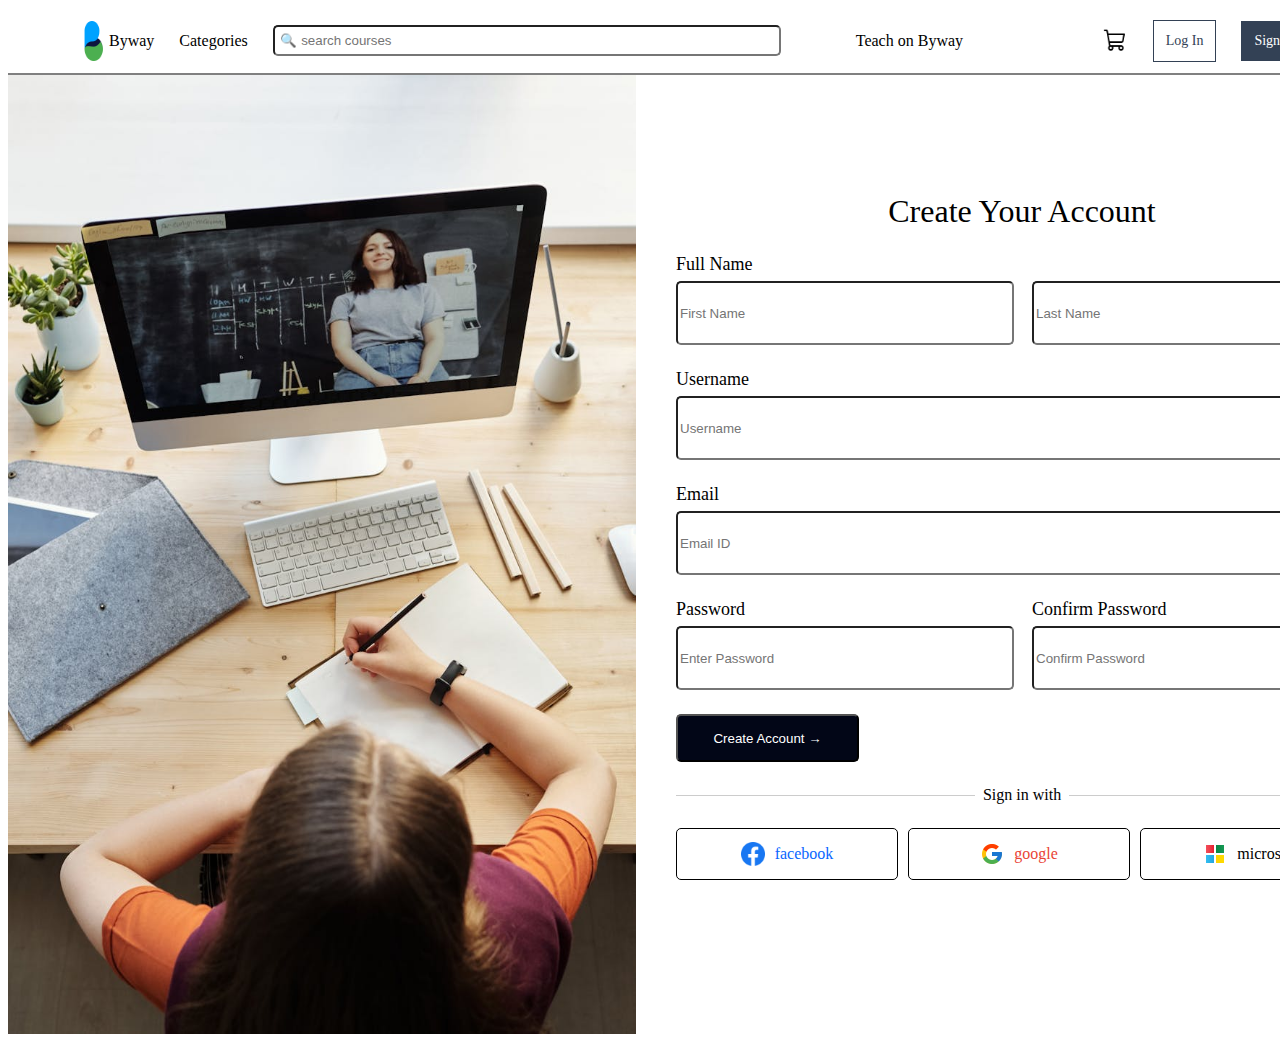
<file: sign up.html>
<!DOCTYPE html>
<html lang="en">
<head>
    <meta charset="UTF-8">
    <meta name="viewport" content="width=device-width, initial-scale=1.0">
    <title>sign up</title>
    <link rel="stylesheet" href="sign up.css">
</head>
<body>
    <div class="container">
        <div class="start">
          <div class="div-1">
            <div class="element"><img src="img/logo.jpeg" class="logo" > Byway </div>
            <div class="element">Categories</div>
            <div class="element"><input type="text" placeholder=" 🔍 search courses"></div>
            <div style="margin-left: 50px;">Teach on Byway</div>
          </div>
          <div class="div-2">
            <div class="tr"><img src="img/shopping.png" style="width:25px; height:25px"></div>
            <a href="login.html" class="login">Log In</a>
            <a href="#" class="signup">Sign Up</a>
          </div>
        </div>
<div class="saerto">
<div class="foto"><img src="img/gogo kompiutertan.jpeg" class="gogokompiutertan"></div>

        <div class="div-3">
            <div class="sign">Create Your Account</div>
            <div style="font-size: 18px">Full Name</div>
            <input type="text" placeholder="First Name" style="margin-top: 6px; width: 330px; height: 58px; border-radius: 5px;">
            <input type="text" placeholder="Last Name" style="margin-top: 6px; margin-left: 14px; width: 325px; height: 58px; border-radius: 5px;">
            <div style="font-size: 18px;">Username</div>
            <input type="text" placeholder="Username" style="margin-top: 6px; width: 683px; height: 58px; border-radius: 5px;">
            <div style="font-size: 18px;">Email</div>
            <input type="text" placeholder="Email ID" style="margin-top: 6px; width: 683px; height: 58px; border-radius: 5px;">
          <div class="password-container">
            <div style="font-size: 18px">Password</div>
            <div style="font-size: 18px; margin-left: 287px;">Confirm Password</div>
          </div>
            <input type="password" placeholder="Enter Password" style="margin-top: 6px; width: 330px; height: 58px; border-radius: 5px;">
            <input type="password" placeholder="Confirm Password" style="margin-top: 6px; margin-left: 14px; width: 325px; height: 58px; border-radius: 5px;">           
            <input type="submit" class="submit" onclick="validateSignUp()" value="Create Account →">
            <!-- შეტყობინების div -->
          <div id="message" style="display: none; padding: 10px;    background-color: lightgreen; border-radius: 5px;">
          </div>
            <div class="divider">Sign in with</div>
            <div class="icons">
            <div style="color: #0866FF;">
                <a href="https://www.facebook.com" target="_blank">
                    <img src="img/facebook.png" alt="Facebook"> facebook
                </a>
            </div>
            <div style="color: #EA4335;">
                <a href="https://www.google.com" target="_blank">
                    <img src="img/google.png" alt="Google"> google
                </a>
            </div>
            <div style="color: #000000;">
                <a href="https://www.microsoft.com" target="_blank">
                    <img src="img/microsoft.png" alt="Microsoft"> microsoft
                </a>
            </div>
            </div>
            </div>
</div>


        
    </div>

    <script src="sign up.js"></script>
</body>
</html>
</file>
<file: category-page.css>
.logo{
    width: 31px;
    height: 40px;
}
.container{
    width: 1440px;
    height: 2996px;
}
.start{
    width: 1440px;
    height: 65px;
    display: flex;
    border-bottom: solid 2px gray;
}
.div-1{
    margin-left: 70px;
    display: flex;
    gap: 25px;
    align-items: center;
}
.div-1 .element{
    display: flex;
    align-items: center;
}
.div-1 .element input{
    width: 500px;
    height: 25px;
    border-radius: 5px;
}
.div-2{
    margin-left: 140px;
    display: flex;
    gap: 25px;
    align-items: center;
}
.div-2 .tr{
    display: flex;
    align-items: center;
}
.design-courses{
    width: 1280px;
    height: 1361px;
    margin-left: 80px;
    margin-top: 60px;
    display: flex;
}
.left{
    width: 305px;
    height: 1361px;
}
.filter{
    width: 112px;
    height: 48px;
    border: solid 1px #0F172A;
    border-radius: 8px;
    margin-top: 37px;
    font-size: 14px;
    display: flex;
    justify-content: center; 
    align-items: center;   
}
.rating {
    width: 305px;
    height: 58px;
    margin-top: 35px;
}
.rating-header {
    display: flex;
    justify-content: space-between;
    align-items: center;
    cursor: pointer;
    padding: 10px;
    border-bottom: solid 1px #E2E8F0;
    font-size: 16px;
}
.rating-content {
    display: block; 
    border-radius: 5px;
    padding: 10px;
    width: 305px;
    height: 180px;
}
.stars {
    display: flex;
    gap: 5px;
    margin-bottom: 10px;
}
.star {
    font-size: 25px;
    color: gold;
}
.star.gray {
    color: lightgray;
}
.stars {
    cursor: pointer;
}
.stars.selected {
    background-color: azure;
}
.numberofchapters {
    width: 305px;
    height: 58px;
    margin-top: 220px;
}
.numberofchapters-header {
    display: flex;
    justify-content: space-between;
    align-items: center;
    cursor: pointer;
    padding: 10px;
    border-bottom: solid 1px #E2E8F0;
    font-size: 16px;
}
.numberofchapters-header span {
    display: inline-block;
    vertical-align: middle;
}
.numberofchapters-content {
    border-radius: 5px;
    padding: 10px;
    width: 305px;
    font-size: 16px;
    display: block; 
}
.numberofchapters input {
    width: 24px;
    height: 24px;
}
.numberofchapters label {
    font-size: 16px;
}
.numberofchapters input[type="radio"] {
    width: 24px;
    height: 24px;
    border-radius: 5px; 
    appearance: none; 
    border: 2px solid #E2E8F0; 
    background-color: white; 
    transition: border 0.3s;
    position: relative; 
}
.numberofchapters input[type="radio"]:checked {
    background-color: #3B82F6; 
    border-color: #E2E8F0; 
}
.numberofchapters input[type="radio"]:checked::after {
    content: ''; 
    position: absolute;
    left: 7px; 
    top: 3px; 
    width: 6px;
    height: 12px;
    border: solid #E2E8F0;
    border-width: 0 3px 3px 0;
    transform: rotate(45deg);
}
.seemore {
    margin-top: 140px;
    font-size: 17px;
}
.seemore-text{
    font-size: 17px;
    color: #2563EB;
    cursor: pointer;
    margin-left: 15px;
}
.seemore-header {
    display: flex;
    justify-content: space-between;
    align-items: center;
    cursor: pointer;
    padding: 10px;
    border-bottom: solid 1px #E2E8F0;
    font-size: 16px;
}

.seemore-header span {
    display: inline-block;
    vertical-align: middle;
}

.toggle-icon {
    font-size: 20px;
}

.more-content {
    display: none;
    padding: 10px;
    font-size: 16px;
}
.right{
    width: 935px;
    height: 1361px;
    margin-left: 40px;
}
.top{
    margin-left: 700px;
    display: flex;
}
.sortby{
    margin-top: 134px;
}
.relevance{
    width: 147px;
    height: 48px;
    border: solid 1px black;
    border-radius: 5px;
    cursor: pointer;
    justify-content: center;
    align-items: center;
    margin-left: 20px;
    margin-top: 117px;
    display: flex;
    justify-content: center;
    align-items: center;
}
.courses{
    display: flex;
    flex-wrap: wrap;
    flex-direction: row;
    justify-content: space-between;
    width: 935px;
    height: 1095;
}
.kursebi{
    margin-top: 25px;
    width: 298px;
    height: 338px;
    border: solid 1px #E2E8F0;
    border-radius: 7px;
}
.kursebi:hover{
    background-color:ghostwhite;
    cursor: pointer;
}
.inside{
    width: 266px;
    height: 306px;
    margin-left: 14px;
    margin-top: 17px;
    border-radius: 5px;
}
.inside img{
    width: 266px;
    height: 139px;
    border-radius: 5px;
}
.pagechanger{
    display: flex;
    width: 211px;
    height: 41px;
    margin-top: 25px;
    margin-left: 363px;
    border-radius: 2px;
}
.pagechanger div{
    width: 43px;
    height: 41px;
    border: solid 1px #E2E8F0;
    display: flex;
    justify-content: center;
    align-items: center;
    cursor: pointer;
}
.pagechanger div:hover{
    background-color: ghostwhite;
}
.popularmentors{
    margin-top: 40px;
    width: 1440px;
    height: 473px;
    background-color: #F8FAFC;
}
.mentors{
    position: relative;
    top: 67px;
    margin-left: 80px;
}
.mentorstext{
    font-size: 25px;
}
.mentorsdiv{
    display: flex;
    gap: 50px;
    margin-top: 25px;
}
.mentorsdiv .flex{
    width: 212px;
    height: 281px;
    border: solid 1px #E2E8F0;
    border-radius: 16px;
}
.info{
    width: 180px;
    height: 249px;
    border-radius: 8px;
    margin: 16px;
}
.info img{
    object-position: top;
    object-fit: cover;
    border-radius: 8px;
    width: 180px;
    height: 132px;
}
.flex{
    cursor: pointer;
}
.flex:hover{
    background-color: bisque;
}
.featuredcourses{
    width: 1280px;
    height: 396px;
    margin-left: 80px;
    margin-top: 50px;
}
.featurestext{
    font-size: 25px;
}
.featuresdiv{
    display: flex;
    gap: 29px;
}
.qvemota{
    margin-top: 150px;
    display: flex;
    justify-content: center; 
    align-items: center;
}
.qveshua {
    display: flex;
    gap: 95px;
    align-items: center;
}
.pirveli{
    display: flex;
    flex-wrap: wrap;
}
.meore{
    display: flex;
    flex-wrap: wrap;
}
.meore div{
    color: #CBD5E1;
}
.mesame{
    display: flex;
    flex-wrap: wrap;
}
.mesame div{
    color: #CBD5E1;
}
.meotxe{
    display: flex;
    flex-wrap: wrap;
}
.meotxe div{
    color: #CBD5E1;
}
.icons img {
    width: 35px; 
    height: 35px; 
    margin: 5px; 
}
.icons a {
    text-decoration: none; 
}
</file>
<file: checkout.css>
.container{
    width: 1440px;
    height: 1201px;
}
.start{
    width: 1440px;
    height: 65px;
    display: flex;
    border-bottom: solid 2px gray;
}
.div-1{
    margin-left: 70px;
    display: flex;
    gap: 25px;
    align-items: center;
}
.div-1 .element{
    display: flex;
    align-items: center;
}
.div-1 .element input{
    width: 500px;
    height: 25px;
    border-radius: 5px;
}
.div-2{
    margin-left: 140px;
    display: flex;
    gap: 25px;
    align-items: center;
}
.div-2 .tr{
    display: flex;
    align-items: center;
}
.logo{
    width: 31px;
    height: 40px;
}
.shoppingcart{
    margin-top: 40px;
    margin-left: 80px;
    display: flex;
    width: 536px;
    height: 42px;
}
.card{
    margin-top: 22px;
    margin-left: 80px;
    width: 840px;
    height: 623px;
    border: solid 1px #E2E8F0;
    border-radius: 16px;
}
.visa{
    margin: 16px;
    width: 812px;
    height: 591px;
}
.orderdetails{
    position: absolute;
    top: 161px;
    left: 980px;
    width: 400px;
    height: 566px;
}
.design {
    width: 399px;
    height: 163px;
    border: solid 1px #E2E8F0;
    border-radius: 8px;
    background-color: #F8FAFC;
    display: flex;
}
.design:hover{
    cursor: pointer;
    background-color: honeydew;
}
.yellow:hover{
    background-color: yellow !important;
}
.qvemota{
    margin-top: 150px;
    display: flex;
    justify-content: center; 
    align-items: center;
}
.qveshua {
    display: flex;
    gap: 95px;
    align-items: center;
}
.pirveli{
    display: flex;
    flex-wrap: wrap;
}
.meore{
    display: flex;
    flex-wrap: wrap;
}
.meore div{
    color: #CBD5E1;
}
.mesame{
    display: flex;
    flex-wrap: wrap;
}
.mesame div{
    color: #CBD5E1;
}
.meotxe{
    display: flex;
    flex-wrap: wrap;
}
.meotxe div{
    color: #CBD5E1;
}
.icons img {
    width: 35px; 
    height: 35px; 
    margin: 5px; 
}
.icons a {
    text-decoration: none; 
}
</file>
<file: order complete.css>
.logo{
    width: 31px;
    height: 40px;
}
.container{
    width: 1440px;
    height: 1024px;
}
.start{
    width: 1440px;
    height: 65px;
    display: flex;
    border-bottom: solid 2px gray;
}
.div-1{
    margin-left: 70px;
    display: flex;
    gap: 25px;
    align-items: center;
}
.div-1 .element{
    display: flex;
    align-items: center;
}
.div-1 .element input{
    width: 500px;
    height: 25px;
    border-radius: 5px;
}
.div-2{
    margin-left: 140px;
    display: flex;
    gap: 25px;
    align-items: center;
}
.div-2 .tr{
    display: flex;
    align-items: center;
}
.shua{
    display: flex;
    flex-direction: column;
    gap: 25px;
    justify-content: center; 
    align-items: center;
}
.shua .middle{
    display: flex;
    flex-direction: column;
    gap: 25px;
}
.qvemota{
    display: flex;
    justify-content: center; 
    align-items: center;
}
.qveshua {
    display: flex;
    gap: 95px;
    align-items: center;
}
.pirveli{
    display: flex;
    flex-wrap: wrap;
}
.meore{
    display: flex;
    flex-wrap: wrap;
}
.meore div{
    color: #CBD5E1;
}
.mesame{
    display: flex;
    flex-wrap: wrap;
}
.mesame div{
    color: #CBD5E1;
}
.meotxe{
    display: flex;
    flex-wrap: wrap;
}
.meotxe div{
    color: #CBD5E1;
}
.icons img {
    width: 35px; 
    height: 35px; 
    margin: 5px; 
}
.icons a {
    text-decoration: none; 
}
</file>
<file: shopping-cart.css>
.container{
    width: 1440px;
    height: 1471px;
}
.start{
    width: 1440px;
    height: 65px;
    display: flex;
    border-bottom: solid 2px gray;
}
.div-1{
    margin-left: 70px;
    display: flex;
    gap: 25px;
    align-items: center;
}
.div-1 .element{
    display: flex;
    align-items: center;
}
.div-1 .element input{
    width: 500px;
    height: 25px;
    border-radius: 5px;
}
.div-2{
    margin-left: 140px;
    display: flex;
    gap: 25px;
    align-items: center;
}
.div-2 .tr{
    display: flex;
    align-items: center;
}
.logo{
    width: 31px;
    height: 40px;
}
.shoppingcart{
    margin-top: 40px;
    margin-left: 80px;
    display: flex;
    width: 536px;
    height: 42px;
}
.cart:hover{
    cursor: pointer;
    background-color: honeydew;
}
.orderdetails{
    position: absolute;
    top: 158px;
    left: 1040px;
    gap: 8px;
    width: 330px;
    height: 251px;
}
.yellow:hover{
    background-color: yellow !important;
}
.qvemota{
    display: flex;
    justify-content: center; 
    align-items: center;
}
.qveshua {
    display: flex;
    gap: 95px;
    align-items: center;
}
.pirveli{
    display: flex;
    flex-wrap: wrap;
}
.meore{
    display: flex;
    flex-wrap: wrap;
}
.meore div{
    color: #CBD5E1;
}
.mesame{
    display: flex;
    flex-wrap: wrap;
}
.mesame div{
    color: #CBD5E1;
}
.meotxe{
    display: flex;
    flex-wrap: wrap;
}
.meotxe div{
    color: #CBD5E1;
}
.icons img {
    width: 35px; 
    height: 35px; 
    margin: 5px; 
}
.icons a {
    text-decoration: none; 
}
</file>
<file: sign up.css>
.logo{
    width: 31px;
    height: 40px;
}
.container{
    width: 1440px;
    height: 1024px;
}
.start{
    width: 1440px;
    height: 65px;
    display: flex;
    border-bottom: solid 2px gray;
}
.div-1{
    margin-left: 70px;
    display: flex;
    gap: 25px;
    align-items: center;
}
.div-1 .element{
    display: flex;
    align-items: center;
}
.div-1 .element input{
    width: 500px;
    height: 25px;
    border-radius: 5px;
}
.div-2{
    margin-left: 140px;
    display: flex;
    gap: 25px;
    align-items: center;
}
.div-2 .tr{
    display: flex;
    align-items: center;
}
.login{
    width: 61px;
    height: 40px;
    border: solid 1px #334155;
    font-size: 14px;
    color: #334155;
    display: flex;
    justify-content: center;
    align-items: center;
    cursor: pointer;
    text-decoration: none;
}
.login:hover{
    background-color: azure;
}
.signup{
    width: 73px;
    height: 40px;
    font-size: 14px;
    color: white;
    text-decoration: none;
    display: flex;
    justify-content: center;
    align-items: center;
    background-color: #334155;
}
.signup:hover{
    background-color: yellow;
    color: black;
}
.gogokompiutertan{
    width: 628px;
    height: 959px;
}
.saerto{
    display: flex;
}
.div-3{
    margin-top: 94px;
    margin-left: 40px;
    width: 692px;
    height: 706px;
    gap: 24px;
}
.div-3 > * {
    margin-top: 24px; 
}  
.sign{
    font-size: 32px;
    text-align: center;
}
.password-container {
    display: flex;
}
.submit{
    margin-top: 24px; 
    width: 183px; 
    height: 48px; 
    cursor: pointer; 
    background-color: #020617;
    color: white;
    border-radius: 5px;
}
.submit:hover{
    background-color: yellow;
    color: black;
}
.divider {
    display: flex;
    align-items: center;
    text-align: center;
}
.divider::before,
.divider::after {
    content: '';
    flex: 1;
    border-bottom: 1px solid #ccc;
}
.divider:not(:empty)::before {
    margin-right: 0.5em;
}
.divider:not(:empty)::after {
    margin-left: 0.5em;
}
.icons {
    display: flex;
    gap: 10px;
}
.icons div {
    display: flex;
    align-items: center; 
    justify-content: center; 
    gap: 10px; 
    width: 220px;
    height: 50px;
    border: solid 1px black;
    border-radius: 5px;
    cursor: pointer;
}
.icons div:hover{
    background-color: azure;
}
.icons a {
    display: flex;
    align-items: center;
    gap: 10px; 
    text-decoration: none; 
    color: inherit; 
}
.icons img {
    width: 24px;
    height: 24px;
}
</file>
